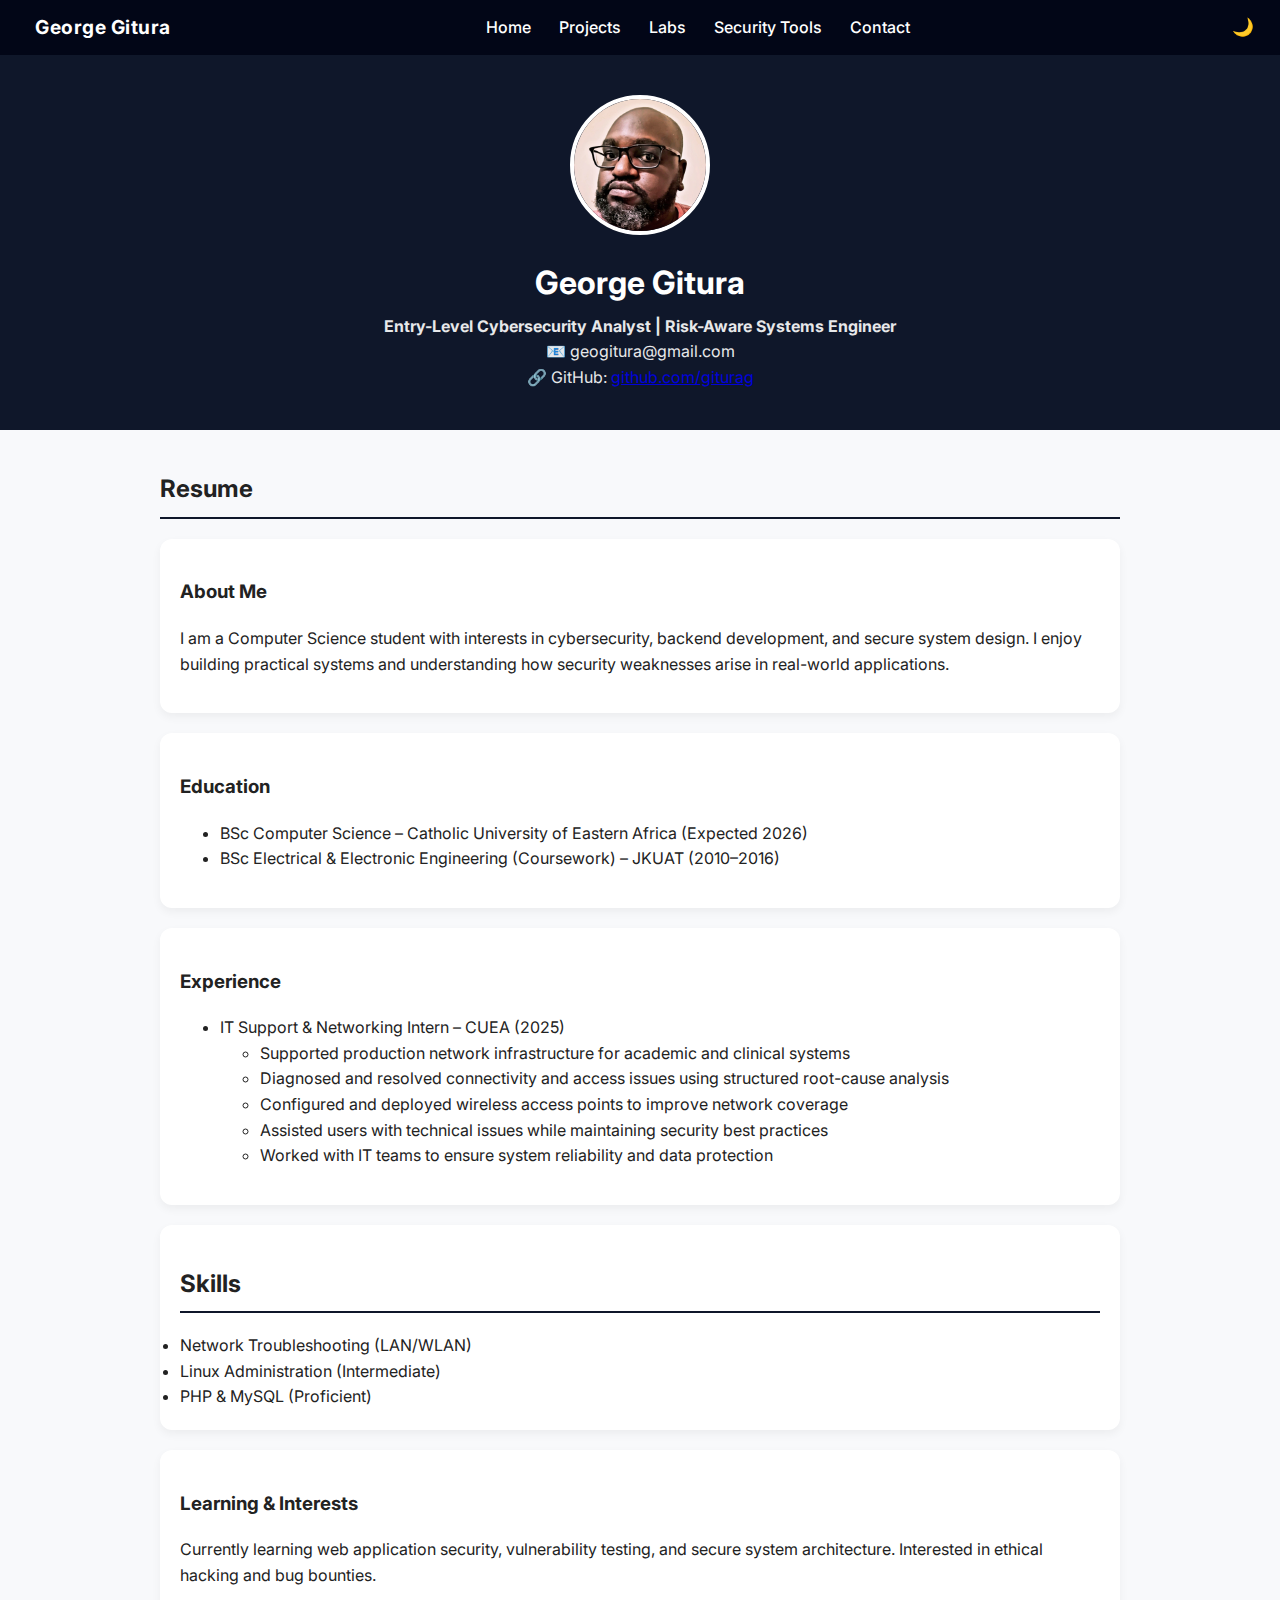
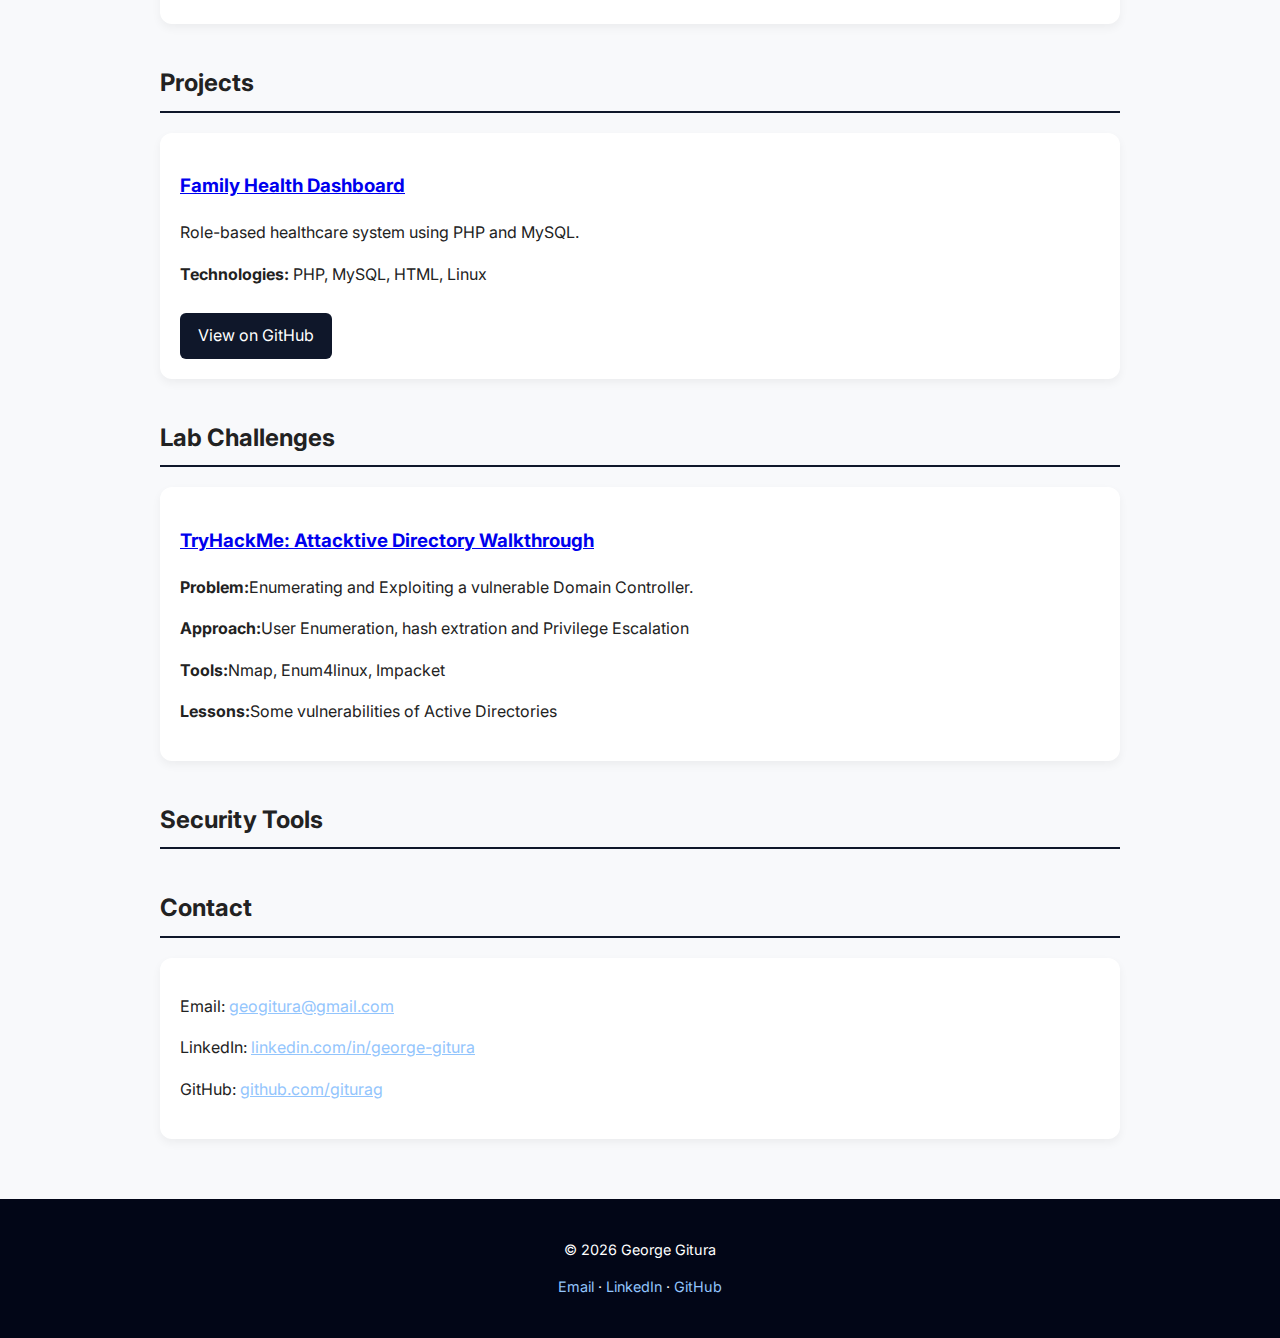
<file: index.html>
<!DOCTYPE html>
<html lang="en">
<head>
  <meta charset="UTF-8">
  <title>George Gitura  | Portfolio</title>
  <link href="https://fonts.googleapis.com/css2?family=Inter:wght@300;400;600;700&display=swap" rel="stylesheet">
  <link rel="stylesheet" href="/css/styles.css">
</head>
<body>

  <div id="nav-placeholder"></div>

  <header id="home">
    <img src="images/prof_pic.jpg" alt="Profile Photo">
  <h1>George Gitura </h1>
    <p><strong><p>Entry-Level Cybersecurity Analyst | Risk-Aware Systems Engineer</p></strong></p>
    <p>
      📧 geogitura@gmail.com <br>
      🔗 GitHub: <a href="https://github.com/giturag">github.com/giturag</a>
    </p>
  </header>  
  

  <section id="resume">
    <h2>Resume</h2>

    <div class="card">
      <h3>About Me</h3>
      <p>
        I am a Computer Science student with interests in cybersecurity, backend development, 
        and secure system design. I enjoy building practical systems and understanding how 
        security weaknesses arise in real-world applications.
      </p>
    </div>

    <div class="card">
      <h3>Education</h3>
     <ul>
      <li>BSc Computer Science – Catholic University of Eastern Africa (Expected 2026)</li>
      <li>BSc Electrical & Electronic Engineering (Coursework) – JKUAT (2010–2016)</li>
    </ul> 
    </div>

    <div class="card">
      <h3>Experience</h3>
      <ul>
        <li>IT Support & Networking Intern – CUEA (2025)</li>
        <ul>
          <li>Supported production network infrastructure for academic and clinical systems </li>
          <li>Diagnosed and resolved connectivity and access issues using structured root-cause analysis </li>
          <li>Configured and deployed wireless access points to improve network coverage</li>
          <li>Assisted users with technical issues while maintaining security best practices </li>
          <li>Worked with IT teams to ensure system reliability and data protection </li>
        </ul>
    </ul>
    </div>

    <div class="card">
      <h2>Skills</h2>
        <li>Network Troubleshooting (LAN/WLAN)</li>
        <li>Linux Administration (Intermediate)</li>
        <li>PHP & MySQL (Proficient)</li>
    </div>

    <div class="card">
      <h3>Learning & Interests</h3>
      <p>
        Currently learning web application security, vulnerability testing, and secure 
        system architecture. Interested in ethical hacking and bug bounties.
      </p>
    </div>
  </section>


  <section id="projects">
    <h2>Projects</h2>

    <div class="card">
      <h3><a href="projects/family-health-dashboard.html">Family Health Dashboard</a></h3>
        <p>Role-based healthcare system using PHP and MySQL.</p>
        <p><strong>Technologies:</strong> PHP, MySQL, HTML, Linux</p>
        <a href="https://github.com/giturag/family-health-dashboard" class="btn">View on GitHub</a>
    </div>
  </section>
  <section id="labs">
    <h2>Lab Challenges</h2>

    <div class="card">
      <h3><a href="labs/attacktive-directory-walkthrough.html">TryHackMe: Attacktive Directory Walkthrough</a></h3>
      <p><strong>Problem:</strong>Enumerating and Exploiting a vulnerable Domain Controller.</p>
      <p><strong>Approach:</strong>User Enumeration, hash extration and Privilege Escalation</p>
      <p><strong>Tools:</strong>Nmap, Enum4linux, Impacket</p>
      <p><strong>Lessons:</strong>Some vulnerabilities of Active Directories</p>
    </div>
  </section>

  <section id="security-tools">
    <h2>Security Tools</h2>
    <div id="tools-container"></div>
  </section>

  <section id="contact">
    <h2>Contact</h2>

    <div class="card">
      <p>Email: <a href="mailto:geogitura@gmail.com">geogitura@gmail.com</a></p>
      <p>LinkedIn: <a href="https://linkedin.com/in/george-gitura">linkedin.com/in/george-gitura</a></p>
      <p>GitHub: <a href="https://github.com/giturag">github.com/giturag</a></p>
    </div>
  </section>

  <div id="footer-placeholder"></div>

  <!--Dark mode script-->
  <script src="/js/include.js"></script>
  <script src="/js/theme.js"></script>
  <script src="/js/github-tools.js"></script>
</body>
</html>
</file>
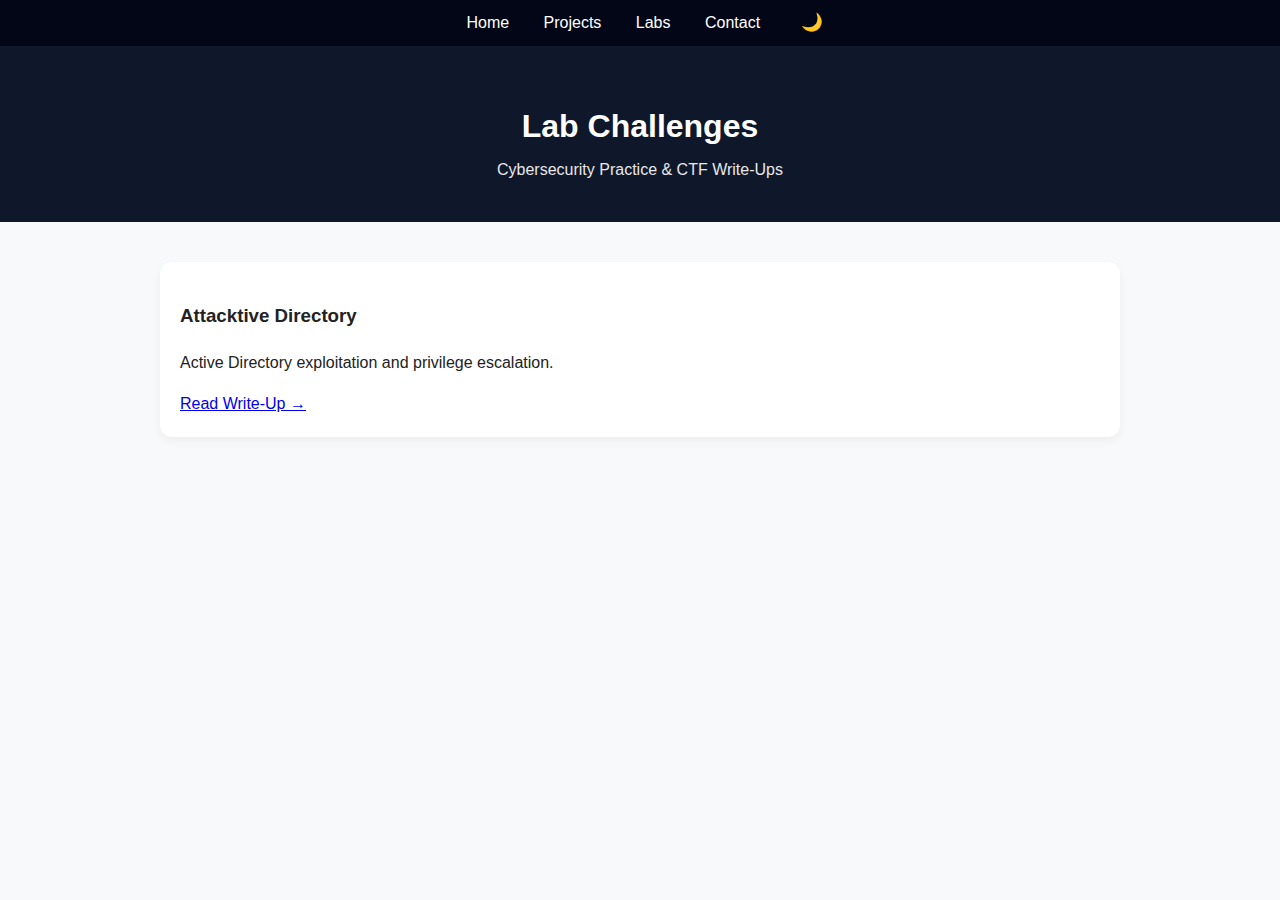
<file: labs/index.html>
<!DOCTYPE html>
<html lang="en">
<head>
    <meta charset="UTF-8">
    <meta name="viewport" content="width=device-width, initial-scale=1.0">
    <title>Lab Challenges | George Gitura</title>
    <link rel="stylesheet" href="/css/styles.css">


</head>

<body>
    <nav>
        <a href="/">Home</a>
        <a href="/projects/index.html">Projects</a>
        <a href="/labs/index.html">Labs</a>
        <a href="/#contact">Contact</a>

        <button class="dark-toggle" onclick="toggleDark()">🌙</button>
    </nav>

    <header>
        <h1>Lab Challenges</h1>
        <p>Cybersecurity Practice & CTF Write-Ups</p>
    </header>

    <section>

        <div class="card">
            <h3>Attacktive Directory</h3>
            <p>Active Directory exploitation and privilege escalation.</p>
            <a href="attacktive-directory walkthrough.html">Read Write-Up →</a>
        </div>

        <!-- 
        <div class="card">
            <h3>IDOR Vulnerability</h3>
            <p>Broken access control testing.</p>
            <a href="idor-tryhackme.html">Read Write-Up →</a>
        </div>

        <div class="card">
            <h3>SQL Injection</h3>
            <p>Login bypass and database enumeration.</p>
            <a href="sql-injection-ctf.html">Read Write-Up →</a>
        </div>
        -->
    </section>

</body>
</html>
</file>
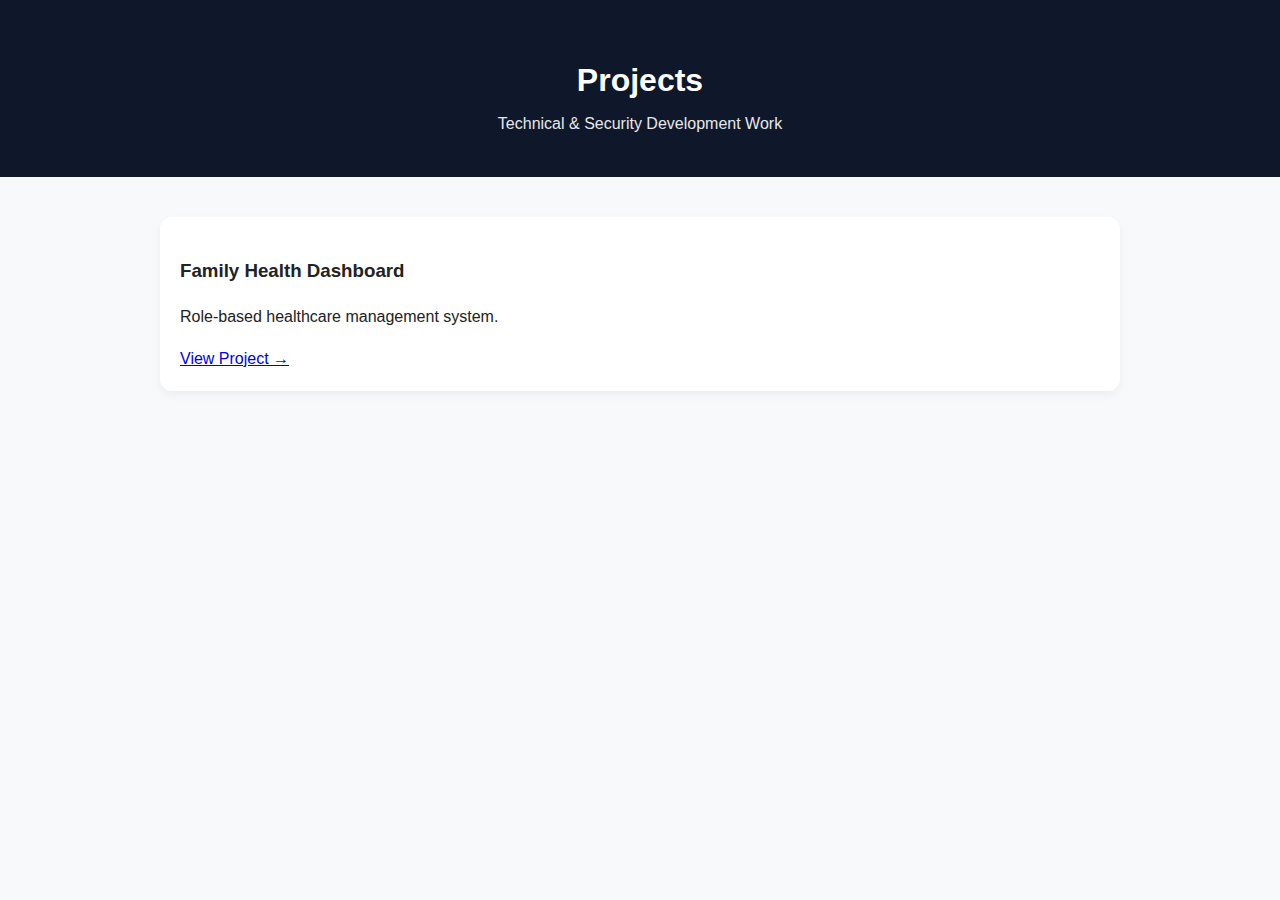
<file: projects/index.html>
<!DOCTYPE html>
<html lang="en">
<head>
    <meta charset="UTF-8">
    <meta name="viewport" content="width=device-width, initial-scale=1.0">
    <title>Projects | George Gitura</title>
    <link rel="stylesheet" href="/css/styles.css">
</head>

<body>

    <header>
        <h1>Projects</h1>
        <p>Technical & Security Development Work</p>
    </header>

    <section>

        <div class="card">
            <h3>Family Health Dashboard</h3>
            <p>Role-based healthcare management system.</p>
            <a href="family-health-dashboard.html">View Project →</a>
        </div>

        <!--
        <div class="card">
        <h3>Port Scanner</h3>
        <p>Python-based network scanning tool.</p>
        <a href="port-scanner.html">View Project →</a>
        </div>

        <div class="card">
        <h3>Password Strength Checker</h3>
        <p>JavaScript password security tool.</p>
        <a href="password-checker.html">View Project →</a>
        </div>
        -->
    </section>

</body>
</html>
</file>
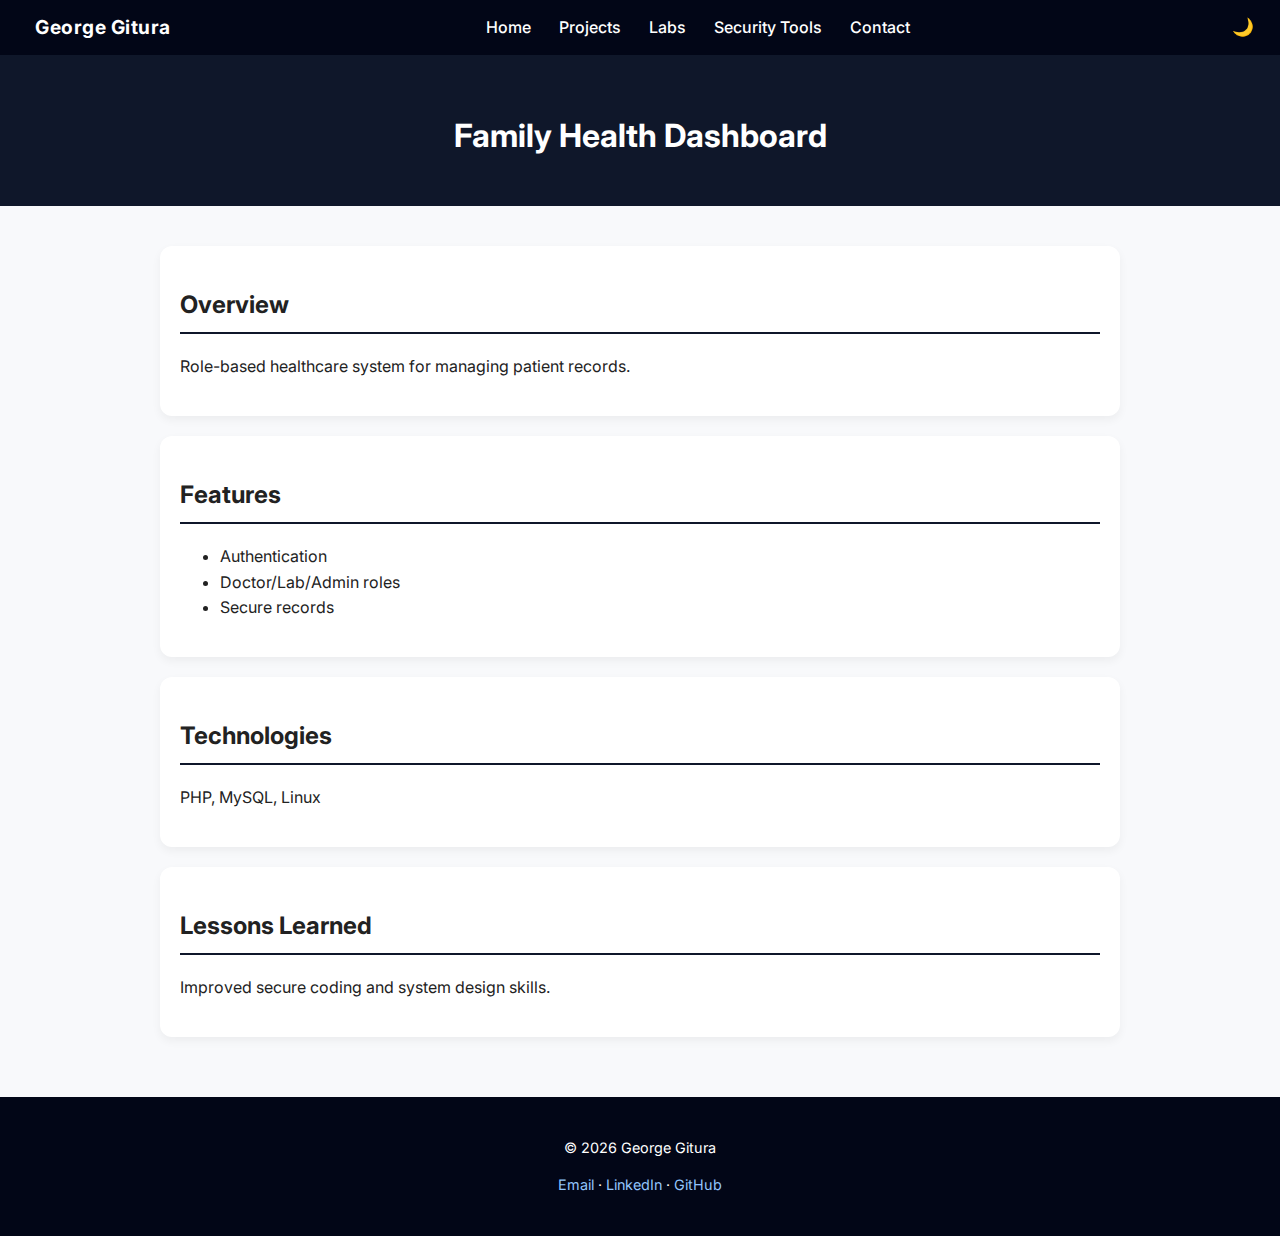
<file: projects/family-health-dashboard.html>
<!DOCTYPE html>
<html>
<head>
  <title>Family Health Dashboard</title>
    <link href="https://fonts.googleapis.com/css2?family=Inter:wght@300;400;600;700&display=swap" rel="stylesheet">
  <link rel="stylesheet" href="/css/styles.css">
</head>
<body>
    <div id="nav-placeholder"></div>

    <header>
        <h1>Family Health Dashboard</h1>
    </header>

    <section>
    <div class="card">
        
        <h2>Overview</h2>
        <p>Role-based healthcare system for managing patient records.</p>

    </div>
    <div class="card">
        <h2>Features</h2>
        <ul>
            <li>Authentication</li>
            <li>Doctor/Lab/Admin roles</li>
            <li>Secure records</li>
        </ul>
    </div>

    <div class="card">
        <h2>Technologies</h2>
        <p>PHP, MySQL, Linux</p>
    </div>
    <div class="card">
        <h2>Lessons Learned</h2>
        <p>Improved secure coding and system design skills.</p>
    </div>



    </section>

    <div id="footer-placeholder"></div>
    <!--Dark mode script-->
    <script src="/js/include.js"></script>
    <script src="/js/theme.js"></script>

</body>
</html>
</file>
<file: css/styles.css>
/* =========================
   GLOBAL STYLES
========================= */

* {
  box-sizing: border-box;
}

body {
  font-family: 'Inter', sans-serif;
  margin: 0;
  background: #f8f9fb;
  color: #222;
  line-height: 1.6;
}


/* =========================
   HEADER
========================= */

header {
  background: #0f172a;
  color: #fff;
  padding: 40px 20px;
  text-align: center;
}

header img {
  width: 140px;
  height: 140px;
  border-radius: 50%;
  object-fit: cover;
  border: 4px solid #fff;
}

header h1 {
  margin: 15px 0 5px;
}

header p {
  margin: 0;
  opacity: 0.9;
}


/* =========================
   NAVIGATION
========================= */

nav {
  background: #020617;
  padding: 10px;
  text-align: center;
  position: sticky;
  top: 0;
  z-index: 1000;
}

nav a {
  color: #fff;
  margin: 0 15px;
  text-decoration: none;
  font-weight: 500;
}

nav a:hover {
  text-decoration: underline;
}

/* Dark model toggle button */
.dark-toggle {
    background: none;
    border: none;
  color: white;
  font-size: 1.1rem;
  cursor: pointer;
  margin-left: 15px;
}

.dark-toggle:hover {
  opacity: 0.7;
}

/* =========================
   MAIN CONTENT
========================= */

section {
  max-width: 1000px;
  margin: 40px auto;
  padding: 0 20px;
}

h2 {
  border-bottom: 2px solid #0f172a;
  padding-bottom: 8px;
  margin-bottom: 20px;
}
/* =========================
   MAIN NAV BAR
========================= */

.main-nav {
  background: #020617;
  padding: 12px 20px;

  display: flex;
  align-items: center;
  justify-content: space-between;

  position: sticky;
  top: 0;
  z-index: 1000;
}

.nav-logo a {
  color: white;
  font-weight: 700;
  font-size: 1.2rem;
  text-decoration: none;
  letter-spacing: 0.5px;
}

.nav-links a {
  color: white;
  margin: 0 12px;
  text-decoration: none;
  font-weight: 500;
}

.nav-links a:hover {
  text-decoration: underline;
}

.nav-actions {
  display: flex;
  align-items: center;
}

/* Mobile nav */

@media (max-width: 768px) {

  .main-nav {
    flex-wrap: wrap;
    gap: 10px;
  }

  .nav-links {
    width: 100%;
    text-align: center;
  }

  .nav-links a {
    display: inline-block;
    margin: 6px;
  }
}



/* =========================
   CARDS
========================= */

.card {
  background: #fff;
  padding: 20px;
  margin: 20px 0;
  border-radius: 12px;
  box-shadow: 0 4px 10px rgba(0,0,0,0.05);
}

/* =========================
   SECURITY TOOLS GRID
========================= */

.tools-grid {
  display: grid;
  grid-template-columns: repeat(auto-fit, minmax(260px, 1fr));
  gap: 20px;
}

/* =========================
   SECURITY TOOL CARDS
========================= */

.tool-card {
  background: #fff;
  border-radius: 12px;
  padding: 20px;

  border: 1px solid #e5e7eb;

  transition: transform 0.15s ease, box-shadow 0.15s ease;

  display: flex;
  flex-direction: column;
  justify-content: space-between;
}

.tool-card:hover {
  transform: translateY(-4px);
  box-shadow: 0 8px 20px rgba(0,0,0,0.08);
}

.tool-card h3 {
  margin-top: 0;
  margin-bottom: 10px;
  font-size: 1.1rem;
}

.tool-card p {
  font-size: 0.9rem;
  color: #555;
}

.tool-card a {
  margin-top: 12px;
  display: inline-block;
  font-weight: 500;
  color: #0f172a;
  text-decoration: none;
}

.tool-card a:hover {
  text-decoration: underline;
}


/* =========================
   BUTTONS
========================= */

a.btn {
  display: inline-block;
  background: #0f172a;
  color: #fff;
  padding: 10px 18px;
  border-radius: 6px;
  text-decoration: none;
  margin-top: 10px;
}

a.btn:hover {
  background: #020617;
}


/* =========================
   FOOTER
========================= */

footer {
  background: #020617;
  color: #fff;
  text-align: center;
  padding: 20px;
}
/* =========================
   MAIN FOOTER
========================= */

.main-footer {
  background: #020617;
  color: #fff;
  text-align: center;
  padding: 25px 15px;
  margin-top: 60px;
  font-size: 0.9rem;
}

.main-footer a {
  color: #93c5fd;
  text-decoration: none;
}

.main-footer a:hover {
  text-decoration: underline;
}

.footer-links {
  margin-top: 8px;
}



/* =========================
   IMAGE GALLERIES (LABS)
========================= */

.gallery {
  display: grid;
  grid-template-columns: repeat(auto-fit, minmax(250px, 1fr));
  gap: 15px;
  margin-top: 15px;
}

.gallery img {
  width: 100%;
  border-radius: 8px;
  border: 1px solid #ddd;
}

/* =========================
   LAB SCREENSHOTS
========================= */

.screenshot {
  margin: 25px 0;
  text-align: center;
}

.screenshot img {
  width: 100%;
  max-width: 850px;      /* Prevents oversized images */
  border-radius: 10px;
  border: 1px solid #ddd;
  box-shadow: 0 4px 12px rgba(0,0,0,0.08);
}

.screenshot figcaption {
  font-size: 0.85rem;
  color: #555;
  margin-top: 6px;
  font-style: italic;
}

/* Dark mode support */
.dark .screenshot img {
  border-color: #1e293b;
}


/* =========================
   CODE BLOCKS
========================= */

pre {
  background: #111827;
  color: #e5e7eb;
  padding: 15px;
  border-radius: 6px;
  overflow-x: auto;
  font-size: 0.9rem;
}


/* =========================
   DARK MODE
========================= */

.dark {
  background: #020617;
  color: #e5e7eb;
}

.dark .card {
  background: #020617;
  border: 1px solid #1e293b;
}

.dark nav,
.dark footer {
  background: #020617;
}

.dark a.btn {
  background: #1e293b;
}

.dark .tool-card {
  background: #020617;
  border: 1px solid #1e293b;
}

.dark .tool-card p {
  color: #cbd5f5;
}

.dark .tool-card a, #contact a {
  color: #93c5fd;
}


/* =========================
   MOBILE OPTIMIZATION
========================= */

@media (max-width: 768px) {

  header h1 {
    font-size: 1.6rem;
  }

  header p {
    font-size: 0.95rem;
  }

  nav {
    padding: 8px 6px;
  }

  nav a {
    margin: 4px 6px;
    font-size: 0.9rem;
    display: inline-block;
  }

  section {
    margin: 22px auto;
    padding: 0 12px;
  }

  .card {
    padding: 14px;
  }

  a.btn {
    display: block;
    width: 100%;
    text-align: center;
    margin-top: 8px;
  }
}


@media (max-width: 480px) {

  header img {
    width: 95px;
    height: 95px;
  }

  header h1 {
    font-size: 1.4rem;
  }

  h2 {
    font-size: 1.25rem;
  }

  body {
    font-size: 0.95rem;
  }
}
</file>
